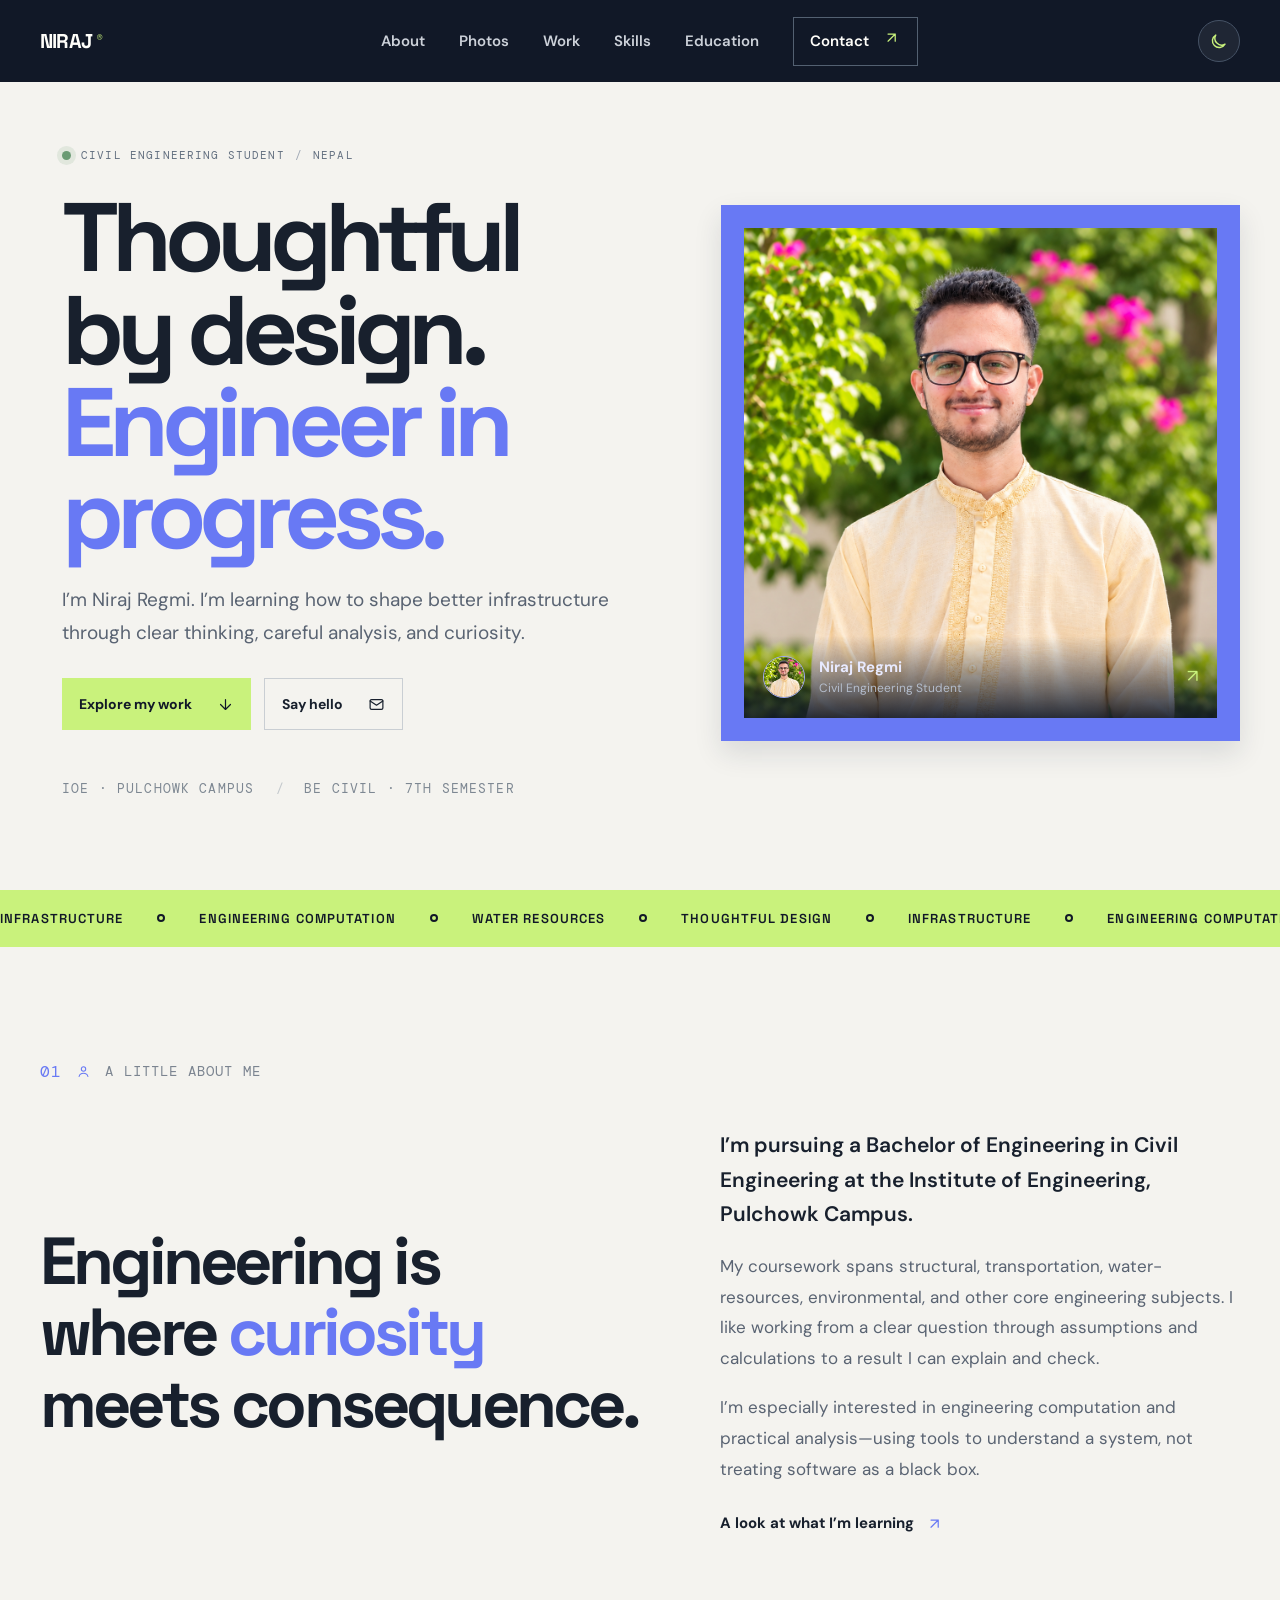
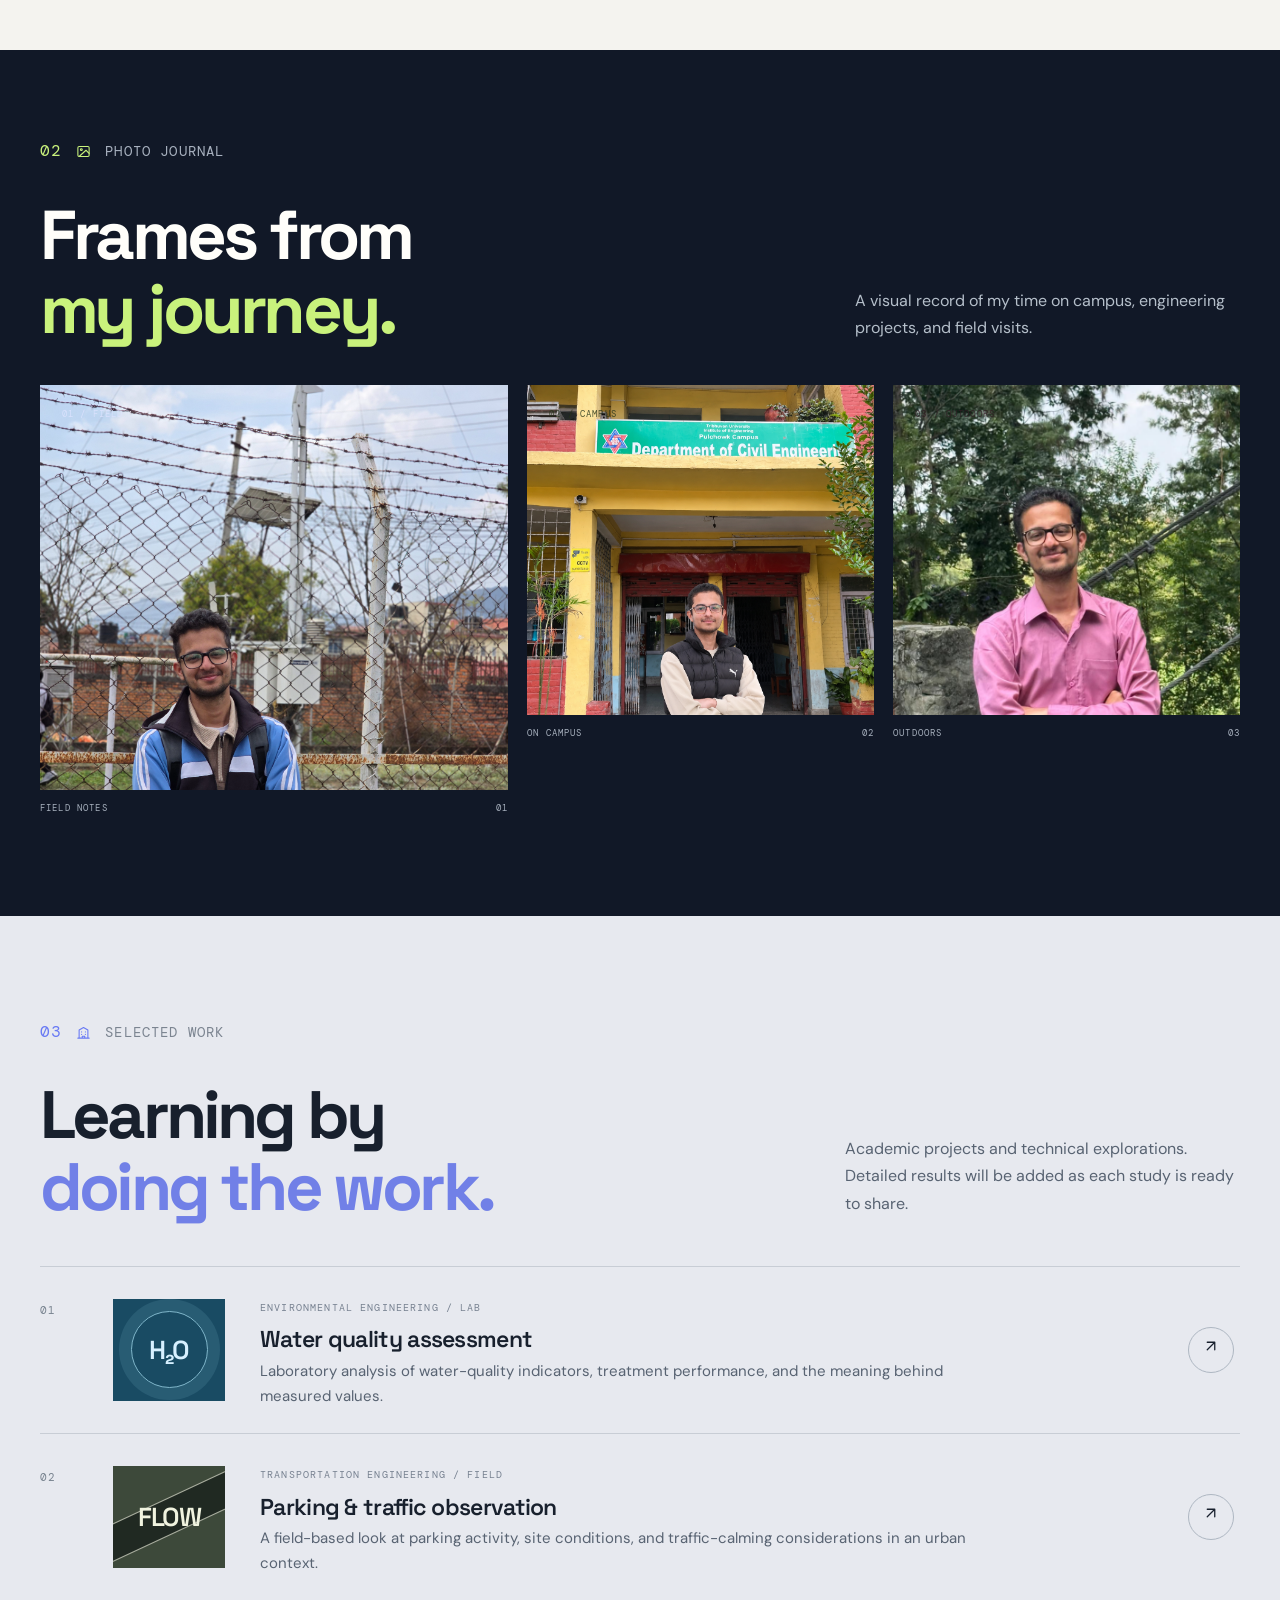
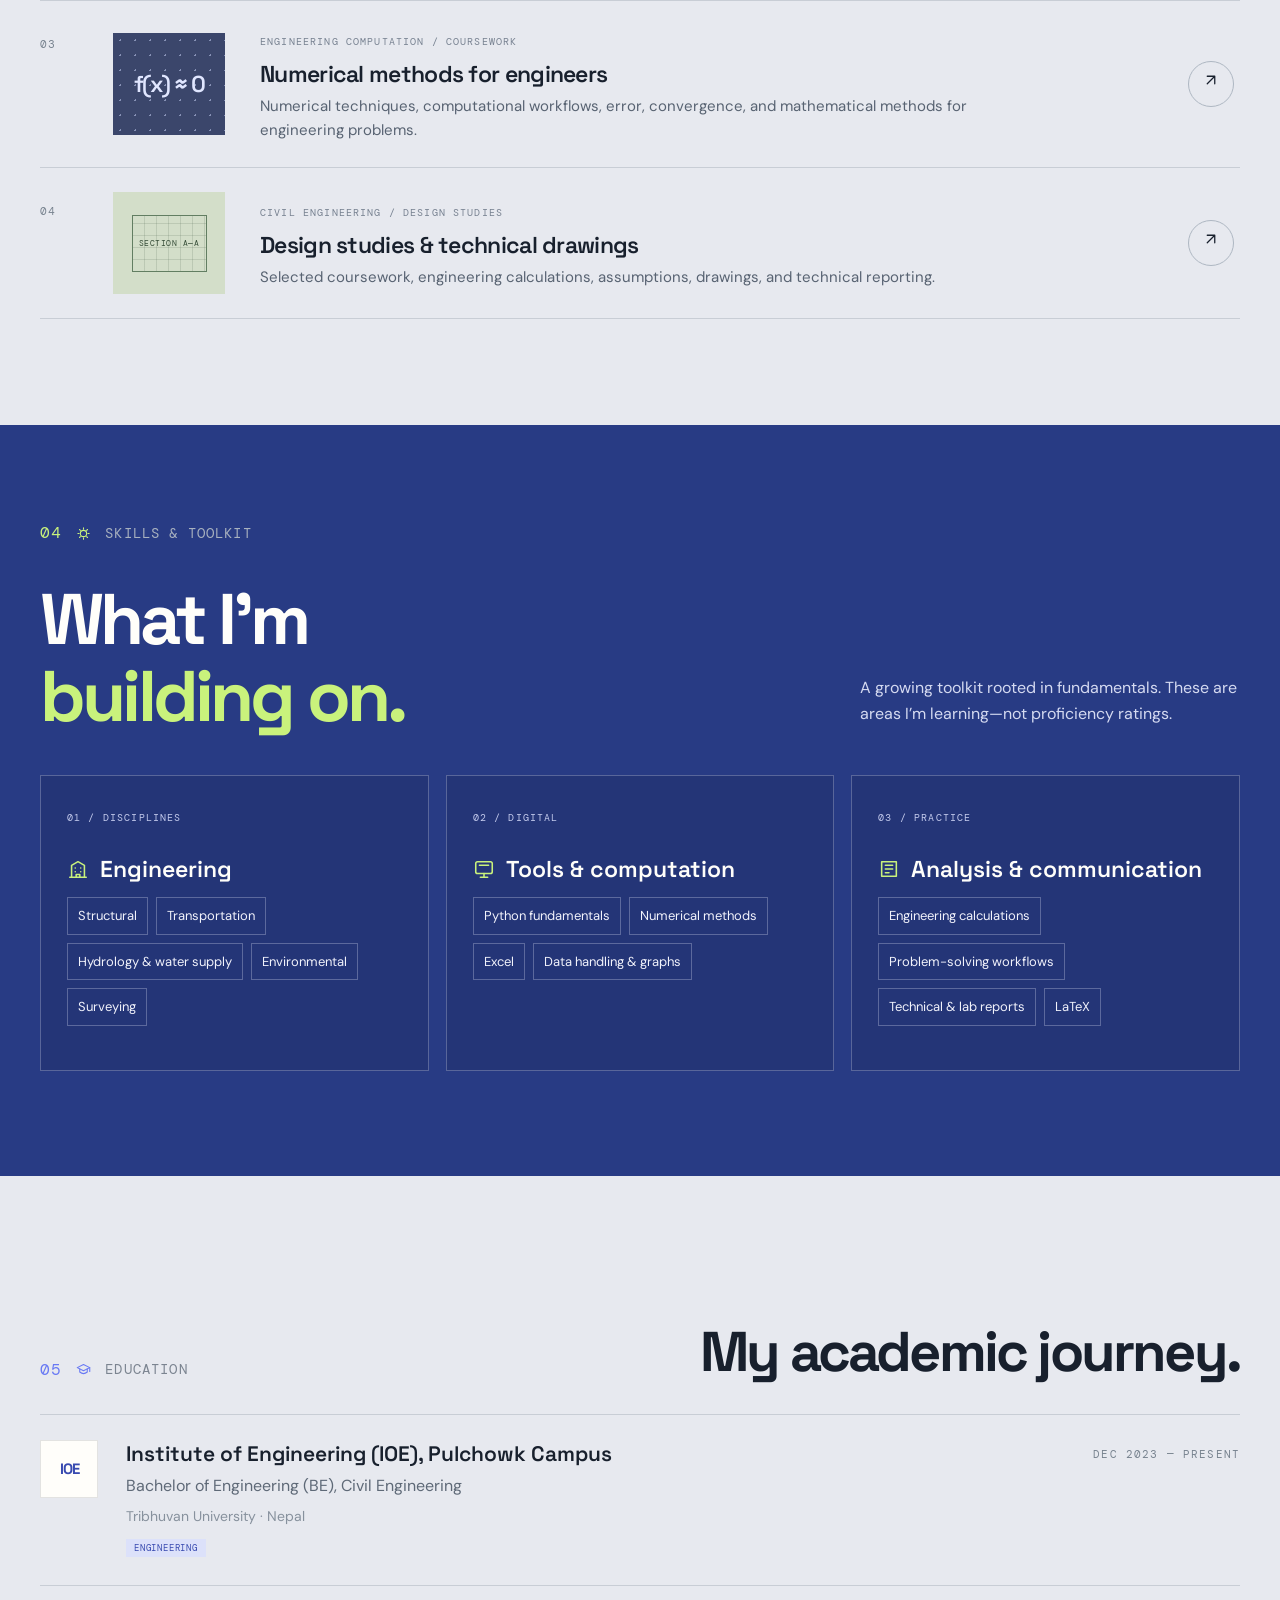
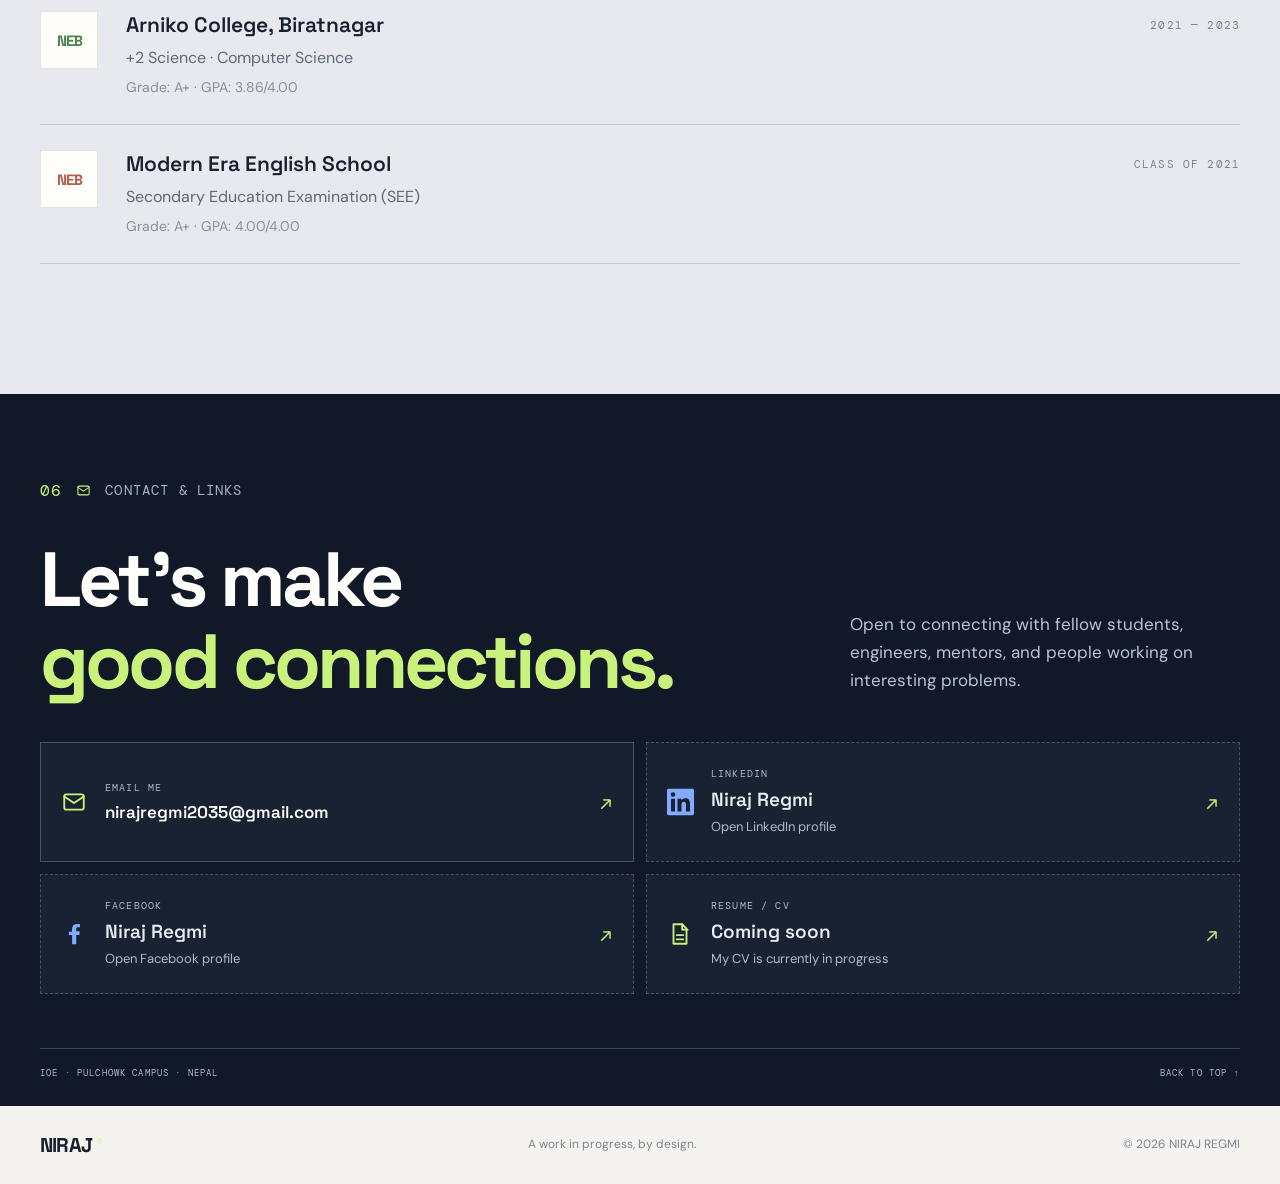
<file: index.html>
<!doctype html>
<html lang="en">
<head>
  <meta charset="utf-8">
  <meta name="viewport" content="width=device-width, initial-scale=1">
  <meta name="theme-color" content="#111827">
  <meta name="description" content="Niraj Regmi — Civil Engineering undergraduate at IOE Pulchowk Campus. Explore his studies, skills, and engineering interests.">
  <title>Niraj Regmi Portfolio</title>
  <script>
    try {
      if (localStorage.getItem("niraj-portfolio-theme") === "dark") {
        document.documentElement.dataset.theme = "dark";
        document.querySelector('meta[name="theme-color"]').content = "#0a0b0d";
      }
    } catch (error) {
      console.error("Could not read the saved color theme.", error);
    }
  </script>
  <link rel="icon" href="favicon.svg" type="image/svg+xml">
  <link rel="preconnect" href="https://fonts.googleapis.com">
  <link rel="preconnect" href="https://fonts.gstatic.com" crossorigin>
  <link href="https://fonts.googleapis.com/css2?family=DM+Mono:wght@400;500&family=DM+Sans:wght@400;500;600;700&family=Space+Grotesk:wght@400;500;600;700&display=swap" rel="stylesheet">
  <link rel="stylesheet" href="style.css">
</head>
<body>
  <div class="shooting-stars" aria-hidden="true">
    <span class="shooting-star"></span>
    <span class="shooting-star shooting-star-secondary"></span>
    <span class="shooting-star shooting-star-3"></span>
    <span class="shooting-star shooting-star-4"></span>
    <span class="shooting-star shooting-star-5"></span>
    <span class="shooting-star shooting-star-6"></span>
    <span class="shooting-star shooting-star-7"></span>
    <span class="shooting-star shooting-star-8"></span>
  </div>
  <header class="site-header">
    <nav class="nav shell" aria-label="Main navigation">
      <a class="brand" href="#top" aria-label="Niraj Regmi home">NIRAJ<span>®</span></a>
      <button class="menu-toggle" type="button" aria-label="Open navigation" aria-expanded="false" aria-controls="nav-links">
        <span></span><span></span>
      </button>
      <div class="nav-links" id="nav-links">
        <a href="#about">About</a>
        <a href="#photos">Photos</a>
        <a href="#work">Work</a>
        <a href="#skills">Skills</a>
        <a href="#education">Education</a>
        <a class="nav-contact" href="#contact">Contact
          <svg class="ui-icon" viewBox="0 0 24 24" aria-hidden="true" focusable="false"><path d="M7 17 17 7M7 7h10v10"/></svg>
        </a>
      </div>
      <button class="theme-toggle" type="button" aria-label="Switch to dark mode" aria-pressed="false" title="Switch to dark mode">
        <svg class="theme-icon theme-icon-moon" viewBox="0 0 24 24" aria-hidden="true" focusable="false"><path d="M20.2 15.4A8.5 8.5 0 0 1 8.6 3.8 8.5 8.5 0 1 0 20.2 15.4Z"/></svg>
        <svg class="theme-icon theme-icon-sun" viewBox="0 0 24 24" aria-hidden="true" focusable="false"><circle cx="12" cy="12" r="4"/><path d="M12 2v2m0 16v2M4.93 4.93l1.42 1.42m11.3 11.3 1.42 1.42M2 12h2m16 0h2M4.93 19.07l1.42-1.42m11.3-11.3 1.42-1.42"/></svg>
      </button>
    </nav>
  </header>

  <main id="top">
    <section class="hero shell">
      <div class="hero-content">
        <p class="eyebrow"><span class="availability-dot"></span> CIVIL ENGINEERING STUDENT <span class="eyebrow-slash">/</span> NEPAL</p>
        <h1>Thoughtful<br>by design.<br><span>Engineer in<br>progress.</span></h1>
        <p class="hero-description">I’m Niraj Regmi. I’m learning how to shape better infrastructure through clear thinking, careful analysis, and curiosity.</p>
        <div class="hero-buttons">
          <a class="button button-accent" href="#work">Explore my work
            <svg class="ui-icon" viewBox="0 0 24 24" aria-hidden="true" focusable="false"><path d="M12 5v14m-7-7 7 7 7-7"/></svg>
          </a>
          <a class="button button-outline" href="mailto:nirajregmi2035@gmail.com">Say hello
            <svg class="ui-icon" viewBox="0 0 24 24" aria-hidden="true" focusable="false"><rect x="3" y="5" width="18" height="14" rx="2"/><path d="m3 7 9 6 9-6"/></svg>
          </a>
        </div>
        <div class="hero-location"><span>IOE · PULCHOWK CAMPUS</span><span>BE CIVIL · 7TH SEMESTER</span></div>
      </div>
      <a class="portrait-card" href="#contact" aria-label="Contact Niraj Regmi">
        <div class="portrait-frame" data-photo-frame="portrait">
          <img class="portrait-image" data-photo="portrait" alt="Portrait of Niraj Regmi">
          <div class="portrait-art" aria-hidden="true">
            <svg viewBox="0 0 360 420" fill="none" xmlns="http://www.w3.org/2000/svg">
              <circle cx="180" cy="142" r="67" stroke="currentColor" stroke-width="2"/>
              <path d="M75 354C83 278 123 240 180 240C237 240 277 278 285 354" stroke="currentColor" stroke-width="2"/>
              <path d="M55 355H305" stroke="currentColor" stroke-opacity=".35"/>
              <path d="M180 44V17M180 403V376M82 142H55M305 142H278" stroke="#C9F27C" stroke-width="2"/>
              <circle cx="180" cy="142" r="94" stroke="currentColor" stroke-opacity=".18"/>
              <path d="M104 311L256 311M118 281L242 281" stroke="currentColor" stroke-opacity=".35"/>
            </svg>
          </div>
          <div class="portrait-caption">
            <img class="portrait-avatar" data-avatar alt="" aria-hidden="true">
            <div><strong>Niraj Regmi</strong><small>Civil Engineering Student</small></div>
            <span class="caption-arrow" aria-hidden="true">↗</span>
          </div>
        </div>
        <div class="portrait-footer" aria-hidden="true"></div>
      </a>
    </section>

    <section class="ticker" aria-label="Areas of interest">
      <div class="ticker-track">
        <span>INFRASTRUCTURE</span><i></i><span>ENGINEERING COMPUTATION</span><i></i><span>WATER RESOURCES</span><i></i><span>THOUGHTFUL DESIGN</span><i></i><span>INFRASTRUCTURE</span><i></i><span>ENGINEERING COMPUTATION</span><i></i>
      </div>
    </section>

    <section class="section about-section shell" id="about">
      <div class="section-kicker"><span>01</span><svg class="ui-icon section-kicker-icon" viewBox="0 0 24 24" aria-hidden="true" focusable="false"><circle cx="12" cy="8" r="3.5"/><path d="M5 20c.7-3.4 3.1-5.2 7-5.2s6.3 1.8 7 5.2"/></svg> A LITTLE ABOUT ME</div>
      <div class="about-grid">
        <h2>Engineering is<br>where <span>curiosity</span><br>meets consequence.</h2>
        <div class="about-copy">
          <p class="about-lead">I’m pursuing a Bachelor of Engineering in Civil Engineering at the Institute of Engineering, Pulchowk Campus.</p>
          <p>My coursework spans structural, transportation, water-resources, environmental, and other core engineering subjects. I like working from a clear question through assumptions and calculations to a result I can explain and check.</p>
          <p>I’m especially interested in engineering computation and practical analysis—using tools to understand a system, not treating software as a black box.</p>
          <a class="text-link" href="#skills">A look at what I’m learning
            <svg class="ui-icon" viewBox="0 0 24 24" aria-hidden="true" focusable="false"><path d="M7 7h10v10M17 7 7 17"/></svg>
          </a>
        </div>
      </div>
    </section>

    <section class="photo-section" id="photos">
      <div class="shell photo-section-inner">
        <div class="section-kicker section-kicker-light"><span>02</span><svg class="ui-icon section-kicker-icon" viewBox="0 0 24 24" aria-hidden="true" focusable="false"><rect x="3" y="4" width="18" height="16" rx="2"/><circle cx="8.5" cy="9" r="1.5"/><path d="m21 15-5-5L5 20"/></svg> PHOTO JOURNAL</div>
        <div class="photo-heading">
          <h2>Frames from<br><em>my journey.</em></h2>
          <p>A visual record of my time on campus, engineering projects, and field visits.</p>
        </div>
        <div class="photo-grid">
          <figure class="photo-slot photo-slot-large">
            <div class="photo-placeholder photo-blue">
              <img class="gallery-image" data-photo="field" alt="Niraj Regmi at the National Agronomy Research Centre">
              <span class="slot-number">01 / FIELD</span>
              <svg viewBox="0 0 100 100" aria-hidden="true"><path d="M18 72h64M28 72V45l22-17 22 17v27M39 72V54h22v18" /><circle cx="72" cy="32" r="8" /></svg>
              <span class="add-photo">＋</span>
              <strong>At a field visit</strong>
              <small>images/field-visit.jpg</small>
            </div>
            <figcaption><span>FIELD NOTES</span><span>01</span></figcaption>
          </figure>
          <figure class="photo-slot">
            <div class="photo-placeholder photo-lime">
              <img class="gallery-image" data-photo="campus" alt="Pulchowk Campus">
              <span class="slot-number">02 / CAMPUS</span>
              <svg viewBox="0 0 100 100" aria-hidden="true"><path d="M16 42 50 22l34 20M23 43v34h54V43M38 77V53h24v24M31 49h.1M69 49h.1" /></svg>
              <span class="add-photo">＋</span>
              <strong>Add a campus photo</strong>
              <small>images/campus.jpg</small>
            </div>
            <figcaption><span>ON CAMPUS</span><span>02</span></figcaption>
          </figure>
          <figure class="photo-slot">
            <div class="photo-placeholder photo-coral">
              <img class="gallery-image" data-photo="project" alt="Niraj Regmi outdoors among trees">
              <span class="slot-number">03 / OUTDOORS</span>
              <svg viewBox="0 0 100 100" aria-hidden="true"><path d="M18 75h64M25 75V47h50v28M32 47V31h36v16M40 31v-9h20v9M34 59h32M40 68h20" /></svg>
              <span class="add-photo">＋</span>
              <strong>A moment outdoors</strong>
              <small>Photo journal</small>
            </div>
            <figcaption><span>OUTDOORS</span><span>03</span></figcaption>
          </figure>
        </div>
      </div>
    </section>

    <section class="work-section" id="work">
      <div class="section shell">
        <div class="section-kicker"><span>03</span><svg class="ui-icon section-kicker-icon" viewBox="0 0 24 24" aria-hidden="true" focusable="false"><path d="M3 21h18M5 21V8l7-4 7 4v13M9 11h.01M15 11h.01M9 15h.01M15 15h.01M10 21v-3h4v3"/></svg> SELECTED WORK</div>
        <div class="work-heading">
          <h2>Learning by<br><span>doing the work.</span></h2>
          <p>Academic projects and technical explorations. Detailed results will be added as each study is ready to share.</p>
        </div>
        <div class="project-list" id="project-list"></div>
      </div>
    </section>

    <section class="skills-section" id="skills">
      <div class="shell skills-inner">
        <div class="section-kicker section-kicker-light"><span>04</span><svg class="ui-icon section-kicker-icon" viewBox="0 0 24 24" aria-hidden="true" focusable="false"><path d="M12 3v2m0 14v2M3 12h2m14 0h2M5.6 5.6 7 7m10 10 1.4 1.4m0-12.8L17 7M7 17l-1.4 1.4"/><circle cx="12" cy="12" r="5"/></svg> SKILLS &amp; TOOLKIT</div>
        <div class="skills-heading">
          <h2>What I’m<br><em>building on.</em></h2>
          <p>A growing toolkit rooted in fundamentals. These are areas I’m learning—not proficiency ratings.</p>
        </div>
        <div class="skills-grid">
          <article class="skill-card"><span class="skill-index">01 / DISCIPLINES</span><h3><svg class="ui-icon" viewBox="0 0 24 24" aria-hidden="true" focusable="false"><path d="M3 21h18M5 21V8l7-4 7 4v13M9 11h.01M15 11h.01M9 15h.01M15 15h.01M10 21v-3h4v3"/></svg>Engineering</h3><ul><li>Structural</li><li>Transportation</li><li>Hydrology &amp; water supply</li><li>Environmental</li><li>Surveying</li></ul></article>
          <article class="skill-card"><span class="skill-index">02 / DIGITAL</span><h3><svg class="ui-icon" viewBox="0 0 24 24" aria-hidden="true" focusable="false"><rect x="3" y="4" width="18" height="13" rx="2"/><path d="M8 21h8m-4-4v4M7 8h10"/></svg>Tools &amp; computation</h3><ul><li>Python fundamentals</li><li>Numerical methods</li><li>Excel</li><li>Data handling &amp; graphs</li></ul></article>
          <article class="skill-card"><span class="skill-index">03 / PRACTICE</span><h3><svg class="ui-icon" viewBox="0 0 24 24" aria-hidden="true" focusable="false"><path d="M4 4h16v16H4zM8 8h8M8 12h8M8 16h4"/></svg>Analysis &amp; communication</h3><ul><li>Engineering calculations</li><li>Problem-solving workflows</li><li>Technical &amp; lab reports</li><li>LaTeX</li></ul></article>
        </div>
      </div>
    </section>

    <section class="education-section" id="education">
      <div class="education-content shell">
        <div class="education-heading">
          <div class="section-kicker"><span>05</span><svg class="ui-icon section-kicker-icon" viewBox="0 0 24 24" aria-hidden="true" focusable="false"><path d="m2 9 10-5 10 5-10 5L2 9Z"/><path d="M6 11v5c3.5 3 8.5 3 12 0v-5M22 9v6"/></svg> EDUCATION</div>
          <h2>My academic journey.</h2>
        </div>
        <div class="education-list">
          <article class="education-row">
            <span class="education-mark mark-ioe" aria-hidden="true">IOE</span>
            <div class="education-details">
              <h3>Institute of Engineering (IOE), Pulchowk Campus</h3>
              <p>Bachelor of Engineering (BE), Civil Engineering</p>
              <span class="education-school">Tribhuvan University · Nepal</span>
              <span class="education-tag">ENGINEERING</span>
            </div>
            <span class="education-date">DEC 2023 — PRESENT</span>
          </article>
          <article class="education-row">
            <span class="education-mark mark-arniko" aria-hidden="true">NEB</span>
            <div class="education-details">
              <h3>Arniko College, Biratnagar</h3>
              <p>+2 Science · Computer Science</p>
              <span class="education-school">Grade: A+ · GPA: 3.86/4.00</span>
            </div>
            <span class="education-date">2021 — 2023</span>
          </article>
          <article class="education-row">
            <span class="education-mark mark-modern" aria-hidden="true">NEB</span>
            <div class="education-details">
              <h3>Modern Era English School</h3>
              <p>Secondary Education Examination (SEE)</p>
              <span class="education-school">Grade: A+ · GPA: 4.00/4.00</span>
            </div>
            <span class="education-date">CLASS OF 2021</span>
          </article>
        </div>
      </div>
    </section>

    <section class="contact-section" id="contact">
      <div class="shell contact-inner">
        <div class="section-kicker section-kicker-light"><span>06</span><svg class="ui-icon section-kicker-icon" viewBox="0 0 24 24" aria-hidden="true" focusable="false"><rect x="3" y="5" width="18" height="14" rx="2"/><path d="m3 7 9 6 9-6"/></svg> CONTACT &amp; LINKS</div>
        <div class="contact-heading">
          <h2>Let’s make<br><em>good connections.</em></h2>
          <p>Open to connecting with fellow students, engineers, mentors, and people working on interesting problems.</p>
        </div>
        <div class="contact-grid">
          <a class="contact-card email-card" href="mailto:nirajregmi2035@gmail.com">
            <svg class="ui-icon contact-icon" viewBox="0 0 24 24" aria-hidden="true" focusable="false"><rect x="3" y="5" width="18" height="14" rx="2"/><path d="m3 7 9 6 9-6"/></svg>
            <span class="contact-kind">EMAIL ME</span><strong>nirajregmi2035@gmail.com</strong>
            <span class="contact-arrow" aria-hidden="true">↗</span>
          </a>
          <a class="contact-card link-slot" data-profile-link="linkedin" aria-disabled="true">
            <svg class="ui-icon ui-icon-filled contact-icon contact-icon-linkedin" viewBox="0 0 24 24" aria-hidden="true" focusable="false"><path d="M20.45 20.45h-3.56v-5.57c0-1.33-.02-3.04-1.85-3.04-1.85 0-2.13 1.44-2.13 2.94v5.67H9.35V9h3.42v1.56h.05c.48-.9 1.64-1.85 3.38-1.85 3.61 0 4.28 2.37 4.28 5.46v6.28ZM5.34 7.43a2.06 2.06 0 1 1 0-4.12 2.06 2.06 0 0 1 0 4.12ZM7.12 20.45H3.56V9h3.56v11.45ZM22.22 0H1.77C.79 0 0 .77 0 1.72v20.56C0 23.23.79 24 1.77 24h20.44c.98 0 1.78-.77 1.78-1.72V1.72C24 .77 23.2 0 22.22 0Z"/></svg>
            <span class="contact-kind">LINKEDIN</span><strong>Niraj Regmi</strong><small>Open LinkedIn profile</small>
            <span class="contact-arrow" aria-hidden="true">↗</span>
          </a>
          <a class="contact-card link-slot" data-profile-link="facebook" aria-disabled="true">
            <svg class="ui-icon ui-icon-filled contact-icon contact-icon-facebook" viewBox="0 0 24 24" aria-hidden="true" focusable="false"><path d="M13.5 21v-8.2h2.8l.4-3.2h-3.2V7.5c0-.9.3-1.5 1.6-1.5h1.7V3.1c-.3 0-1.4-.1-2.6-.1-2.6 0-4.4 1.6-4.4 4.5V9.9H7v3h2.9V21h3.6Z"/></svg>
            <span class="contact-kind">FACEBOOK</span><strong>Niraj Regmi</strong><small>Open Facebook profile</small>
            <span class="contact-arrow" aria-hidden="true">↗</span>
          </a>
          <a class="contact-card link-slot" data-profile-link="resume" aria-disabled="true">
            <svg class="ui-icon contact-icon" viewBox="0 0 24 24" aria-hidden="true" focusable="false"><path d="M6 3h8l4 4v14H6z"/><path d="M14 3v5h5M9 13h6m-6 4h6"/></svg>
            <span class="contact-kind">RESUME / CV</span><strong>Coming soon</strong><small>My CV is currently in progress</small>
            <span class="contact-arrow" aria-hidden="true">↗</span>
          </a>
        </div>
        <div class="contact-bottom"><span>IOE · PULCHOWK CAMPUS · NEPAL</span><a href="#top">BACK TO TOP ↑</a></div>
      </div>
    </section>
  </main>

  <footer class="footer shell">
    <a class="brand" href="#top">NIRAJ<span>®</span></a>
    <span>A work in progress, by design.</span>
    <span>© <span id="year"></span> NIRAJ REGMI</span>
  </footer>

  <dialog class="project-dialog" id="project-dialog" aria-labelledby="dialog-title">
    <button class="dialog-close" type="button" aria-label="Close project details">×</button>
    <span class="dialog-kicker" id="dialog-category">PROJECT</span>
    <h2 id="dialog-title"></h2>
    <p id="dialog-description"></p>
    <div class="dialog-details" id="dialog-details"></div>
    <p class="dialog-note">This is an academic portfolio category. Supporting documents and verified project details will be added when ready.</p>
  </dialog>
  <dialog class="photo-dialog" id="photo-dialog" aria-label="Photo viewer">
    <button class="dialog-close photo-dialog-close" type="button" aria-label="Close photo viewer">×</button>
    <div class="photo-dialog-content">
      <img id="photo-dialog-image" alt="">
      <a id="photo-original-link" href="" target="_blank" rel="noopener noreferrer">Open original at full size ↗</a>
    </div>
  </dialog>
  <script src="portfolio-data.js"></script>
  <script src="script.js"></script>
</body>
</html>
</file>
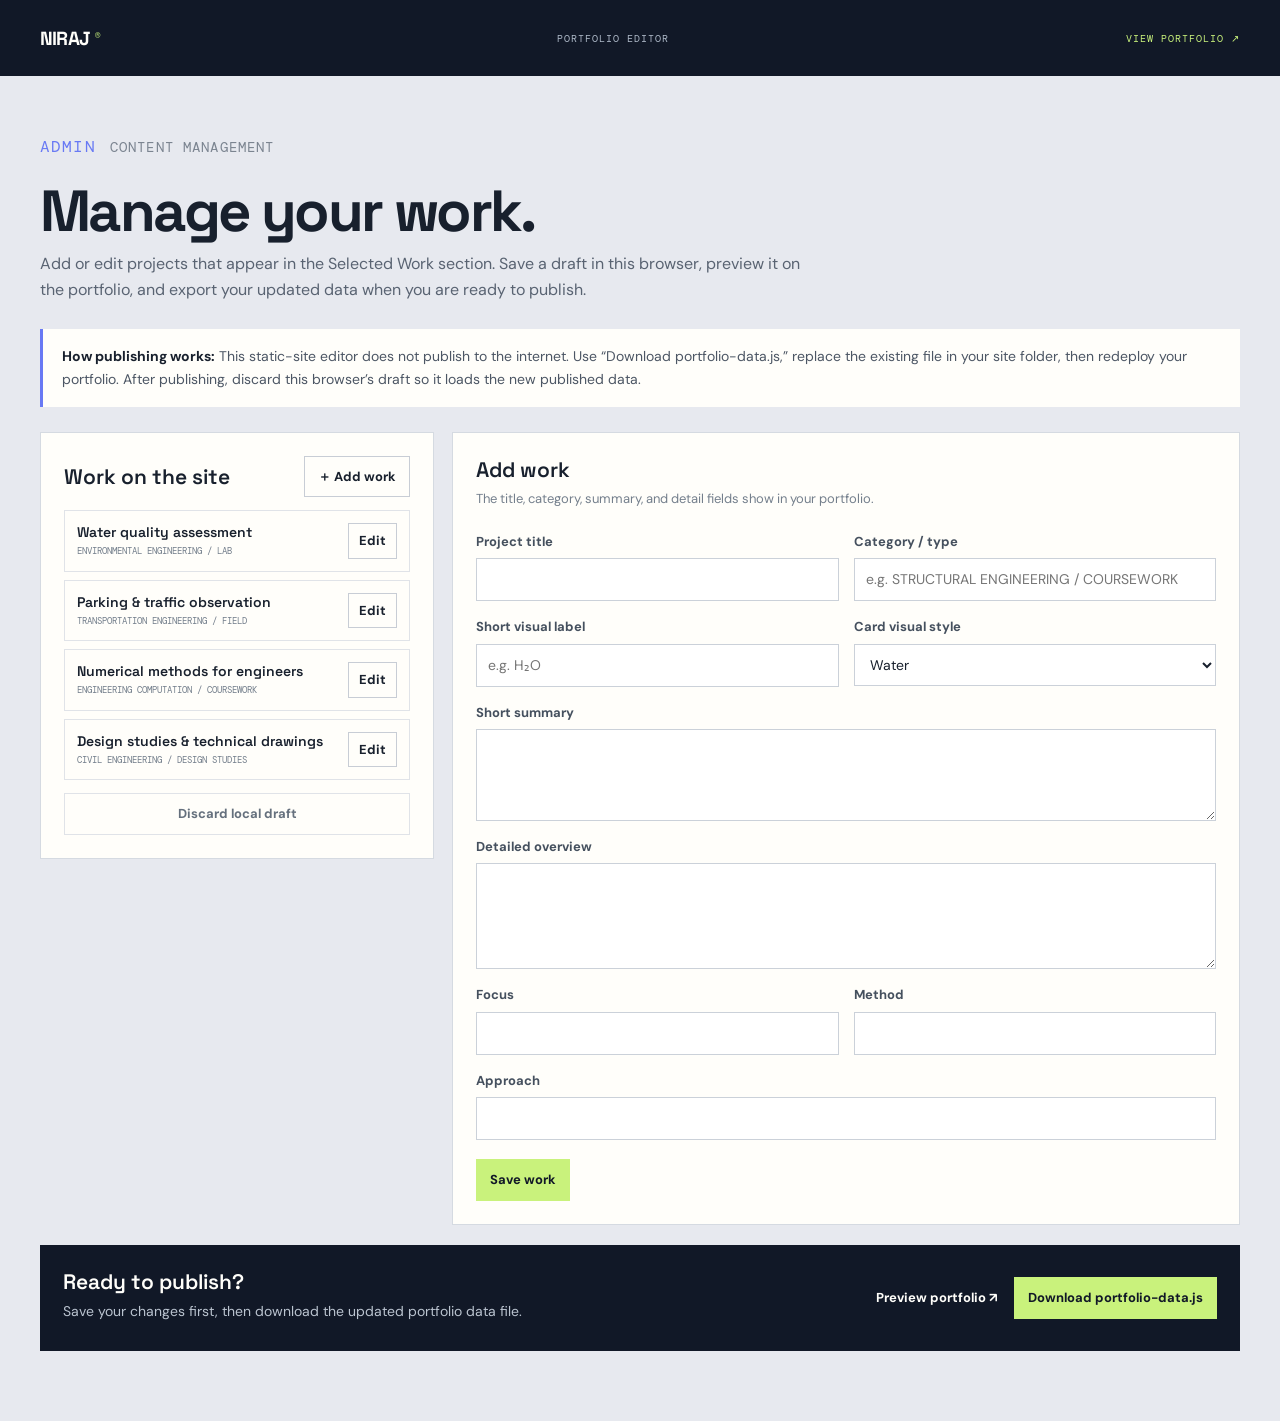
<file: admin.html>
<!doctype html>
<html lang="en">
<head>
  <meta charset="utf-8">
  <meta name="viewport" content="width=device-width, initial-scale=1">
  <meta name="theme-color" content="#111827">
  <meta name="description" content="Local portfolio content editor for Niraj Regmi.">
  <meta name="robots" content="noindex, nofollow">
  <title>Portfolio Editor — Niraj Regmi</title>
  <link rel="icon" href="favicon.svg" type="image/svg+xml">
  <link rel="preconnect" href="https://fonts.googleapis.com">
  <link rel="preconnect" href="https://fonts.gstatic.com" crossorigin>
  <link href="https://fonts.googleapis.com/css2?family=DM+Mono:wght@400;500&family=DM+Sans:wght@400;500;600;700&family=Space+Grotesk:wght@400;500;600;700&display=swap" rel="stylesheet">
  <link rel="stylesheet" href="style.css">
</head>
<body class="admin-page">
  <header class="admin-header">
    <div class="shell admin-header-inner">
      <a class="brand admin-brand" href="index.html">NIRAJ<span>®</span></a>
      <span class="admin-header-label">PORTFOLIO EDITOR</span>
      <a class="admin-view-link" href="index.html#work">VIEW PORTFOLIO ↗</a>
    </div>
  </header>

  <main class="shell admin-main">
    <div class="section-kicker"><span>ADMIN</span> CONTENT MANAGEMENT</div>
    <h1>Manage your work.</h1>
    <p class="admin-intro">Add or edit projects that appear in the Selected Work section. Save a draft in this browser, preview it on the portfolio, and export your updated data when you are ready to publish.</p>

    <div class="admin-notice">
      <strong>How publishing works:</strong> This static-site editor does not publish to the internet. Use “Download portfolio-data.js,” replace the existing file in your site folder, then redeploy your portfolio. After publishing, discard this browser’s draft so it loads the new published data.
    </div>

    <div class="admin-layout">
      <aside class="admin-panel" aria-label="Current work items">
        <div class="admin-panel-heading">
          <h2>Work on the site</h2>
          <button class="admin-button-secondary" id="add-project" type="button">＋ Add work</button>
        </div>
        <div class="admin-project-list" id="admin-project-list"></div>
        <button class="admin-reset" id="reset-projects" type="button">Discard local draft</button>
      </aside>

      <section class="admin-panel">
        <form id="project-form">
          <input id="project-id" name="id" type="hidden">
          <h2 id="form-heading">Add work</h2>
          <p class="admin-form-help">The title, category, summary, and detail fields show in your portfolio.</p>

          <div class="admin-form-grid">
            <label class="admin-field" for="project-title">
              <span>Project title</span>
              <input id="project-title" name="title" type="text" maxlength="100" required>
            </label>
            <label class="admin-field" for="project-category">
              <span>Category / type</span>
              <input id="project-category" name="category" type="text" maxlength="100" placeholder="e.g. STRUCTURAL ENGINEERING / COURSEWORK" required>
            </label>
            <label class="admin-field" for="project-mark">
              <span>Short visual label</span>
              <input id="project-mark" name="mark" type="text" maxlength="12" placeholder="e.g. H₂O">
            </label>
            <label class="admin-field" for="project-theme">
              <span>Card visual style</span>
              <select id="project-theme" name="theme">
                <option value="water">Water</option>
                <option value="traffic">Traffic</option>
                <option value="compute">Computation</option>
                <option value="drawing">Technical drawing</option>
              </select>
            </label>
            <label class="admin-field admin-field-wide" for="project-description">
              <span>Short summary</span>
              <textarea id="project-description" name="description" rows="3" maxlength="500" required></textarea>
            </label>
            <label class="admin-field admin-field-wide" for="project-detail-description">
              <span>Detailed overview</span>
              <textarea id="project-detail-description" name="detailDescription" rows="4" maxlength="1200"></textarea>
            </label>
            <label class="admin-field" for="project-focus">
              <span>Focus</span>
              <input id="project-focus" name="focus" type="text" maxlength="120">
            </label>
            <label class="admin-field" for="project-method">
              <span>Method</span>
              <input id="project-method" name="method" type="text" maxlength="120">
            </label>
            <label class="admin-field admin-field-wide" for="project-approach">
              <span>Approach</span>
              <input id="project-approach" name="approach" type="text" maxlength="160">
            </label>
          </div>

          <div class="admin-form-actions">
            <button class="admin-button" type="submit">Save work</button>
            <button class="admin-button-secondary" id="cancel-edit" type="button" hidden>Cancel</button>
            <button class="admin-delete" id="delete-project" type="button" hidden>Delete work</button>
          </div>
        </form>
      </section>
    </div>

    <section class="admin-publish">
      <div>
        <h2>Ready to publish?</h2>
        <p>Save your changes first, then download the updated portfolio data file.</p>
        <p class="admin-status" id="admin-status" role="status" aria-live="polite"></p>
      </div>
      <div class="admin-publish-actions">
        <a class="admin-preview-link" id="preview-portfolio" href="index.html#work">Preview portfolio ↗</a>
        <button class="admin-button" id="export-projects" type="button">Download portfolio-data.js</button>
      </div>
    </section>
  </main>

  <script src="portfolio-data.js"></script>
  <script src="admin.js"></script>
</body>
</html>
</file>
<file: style.css>
:root {
  color-scheme: light;
  --paper: #f4f3ef;
  --paper-raised: #e7e9ef;
  --surface: #fffefa;
  --white: #fffefa;
  --ink: #18202d;
  --muted: #596372;
  --line: #d7dbe0;
  --night: #111827;
  --night-soft: #1c2637;
  --blue: #6879f4;
  --lime: #c9f27c;
  --coral: #ff8068;
  --sans: "DM Sans", sans-serif;
  --display: "Space Grotesk", sans-serif;
  --mono: "DM Mono", monospace;
}

* { box-sizing: border-box; }
html { scroll-behavior: smooth; scroll-padding-top: 78px; }
body { margin: 0; color: var(--ink); background: var(--paper); font: 18px/1.65 var(--sans); }
a { color: inherit; text-decoration: none; }
button { font: inherit; }
.ui-icon { width: 1.15em; height: 1.15em; flex: 0 0 auto; fill: none; stroke: currentColor; stroke-width: 1.7; stroke-linecap: round; stroke-linejoin: round; }
.ui-icon-filled { fill: currentColor; stroke: none; }
::selection { color: var(--night); background: var(--lime); }
.shell { width: min(1240px, calc(100% - 80px)); margin-inline: auto; }

.site-header { position: sticky; z-index: 20; top: 0; height: 82px; color: var(--white); background: var(--night); }
.nav { display: flex; height: 100%; align-items: center; justify-content: space-between; }
.brand { font: 700 20px/1 var(--display); letter-spacing: -.8px; }
.brand span { margin-left: 5px; color: var(--lime); font: 500 9px var(--mono); vertical-align: top; }
.nav-links { display: flex; align-items: center; gap: 34px; font-size: 15px; font-weight: 600; }
.nav-links > a:not(.nav-contact) { color: #ccd1d9; transition: color .2s ease; }
.nav-links > a:not(.nav-contact):hover { color: var(--lime); }
.nav-contact { padding: 11px 16px; border: 1px solid #536071; transition: background .2s ease, color .2s ease; }
.nav-contact .ui-icon { margin-left: 10px; color: var(--lime); }
.nav-contact:hover { color: var(--night); background: var(--lime); }
.menu-toggle { display: none; }
.theme-toggle { width: 42px; height: 42px; display: grid; flex: 0 0 auto; place-items: center; border: 1px solid #465366; border-radius: 50%; color: var(--lime); background: rgba(255, 255, 255, .06); cursor: pointer; transition: background .2s ease, color .2s ease, transform .2s ease; }
.theme-toggle:hover { transform: rotate(-10deg); color: var(--night); background: var(--lime); }
.theme-toggle:focus-visible { outline: 2px solid var(--lime); outline-offset: 3px; }
.theme-toggle.is-switching .theme-icon { animation: theme-toggle-spin .55s cubic-bezier(.2, .7, .2, 1); }
@keyframes theme-toggle-spin { to { transform: rotate(180deg) scale(.75); } }
.theme-icon { width: 19px; height: 19px; fill: none; stroke: currentColor; stroke-width: 1.8; stroke-linecap: round; stroke-linejoin: round; }
.theme-icon-sun { display: none; }

.hero { position: relative; display: grid; min-height: 715px; grid-template-columns: 1fr .83fr; align-items: center; gap: 55px; padding-top: 64px; padding-bottom: 90px; }
.hero-content { padding-left: 22px; }
.eyebrow, .hero-location, .section-kicker, .slot-number, .photo-slot figcaption, .project-number, .project-type, .skill-index, .education-date, .contact-kind, .contact-bottom { font-family: var(--mono); letter-spacing: 1.15px; }
.eyebrow { display: flex; flex-wrap: wrap; align-items: center; gap: 10px; margin: 0; color: #637080; font-size: 11px; }
.availability-dot { width: 9px; height: 9px; border-radius: 50%; background: #6b9b74; box-shadow: 0 0 0 5px rgba(107, 155, 116, .14); }
.eyebrow-slash { color: #a0a9b5; }
.hero h1 { margin: 27px 0 22px; font: 700 clamp(63px, 7.6vw, 101px)/.95 var(--display); letter-spacing: -7.2px; }
.hero h1 span { color: var(--blue); }
.hero-description { max-width: 555px; color: var(--muted); font-size: 19px; line-height: 1.75; }
.hero-buttons { display: flex; flex-wrap: wrap; gap: 13px; margin-top: 29px; }
.button { display: inline-flex; min-height: 52px; align-items: center; justify-content: space-between; gap: 25px; padding: 13px 17px; font-size: 14px; font-weight: 700; transition: background .2s, color .2s, transform .2s; }
.button .ui-icon { width: 17px; height: 17px; }
.button-accent { color: var(--night); background: var(--lime); }
.button-accent:hover { transform: translateY(-2px); background: #d7ffa0; }
.button-outline { border: 1px solid #c9ced3; }
.button-outline:hover { color: var(--white); background: var(--night); }
.hero-location { display: flex; flex-wrap: wrap; gap: 22px; margin-top: 48px; color: #7d8792; font-size: 13px; }
.hero-location span + span::before { margin-right: 19px; color: #c3c8cc; content: "/"; }
.shooting-stars { position: fixed; z-index: 15; inset: 0; display: none; overflow: hidden; pointer-events: none; }
.shooting-star { position: absolute; top: 22vh; right: 3vw; width: 125px; height: 2px; opacity: 0; background: linear-gradient(90deg, #fff 0%, rgba(216, 224, 255, .76) 14%, rgba(164, 173, 255, .24) 45%, transparent 100%); box-shadow: 0 0 8px rgba(206, 215, 255, .52); transform: rotate(-18deg); animation: shooting-star 7.5s linear infinite; }
.shooting-star::before { position: absolute; top: -3px; left: -2px; width: 8px; height: 8px; border-radius: 50%; background: #fff; box-shadow: 0 0 10px 3px rgba(206, 215, 255, .82); content: ""; }
.shooting-star-secondary { top: 70vh; right: 35vw; width: 95px; animation-duration: 8.4s; animation-delay: -2.4s; }
.shooting-star-3 { top: 12vh; right: 46vw; width: 80px; animation-duration: 9.1s; animation-delay: -4.8s; }
.shooting-star-4 { top: 47vh; right: 8vw; width: 110px; animation-duration: 7.7s; animation-delay: -1.6s; }
.shooting-star-5 { top: 84vh; right: 58vw; width: 90px; animation-duration: 10s; animation-delay: -7.3s; }
.shooting-star-6 { top: 34vh; right: 65vw; width: 74px; animation-duration: 8.2s; animation-delay: -3.2s; }
.shooting-star-7 { top: 58vh; right: 78vw; width: 105px; animation-duration: 7.1s; animation-delay: -5.5s; }
.shooting-star-8 { top: 6vh; right: 22vw; width: 88px; animation-duration: 9.5s; animation-delay: -6.1s; }
@keyframes shooting-star {
  0%, 2% { opacity: 0; transform: translate3d(0, 0, 0) rotate(-18deg) scaleX(.25); }
  5% { opacity: .9; transform: translate3d(-12px, 8px, 0) rotate(-18deg) scaleX(1); }
  17% { opacity: 0; transform: translate3d(-40vw, 25vh, 0) rotate(-18deg) scaleX(.45); }
  100% { opacity: 0; transform: translate3d(-40vw, 25vh, 0) rotate(-18deg) scaleX(.45); }
}
.portrait-card { --portrait-gutter: 23px; position: relative; display: block; padding: var(--portrait-gutter) var(--portrait-gutter) 0; background: var(--blue); box-shadow: 0 12px 26px rgba(27, 38, 58, .12); transition: transform .3s ease, box-shadow .3s ease; }
.portrait-card:hover { transform: translateY(-7px) rotateX(1deg); box-shadow: 0 24px 42px rgba(27, 38, 58, .23); }
.portrait-card:focus-visible { outline: 3px solid var(--night); outline-offset: 5px; }
.portrait-frame { position: relative; min-height: 490px; display: flex; flex-direction: column; overflow: hidden; color: #e8eaff; background: var(--night-soft); }
.portrait-image { position: absolute; z-index: 0; inset: 0; width: 100%; height: 100%; object-fit: cover; object-position: center top; opacity: 0; transition: opacity .25s ease, transform .55s ease; }
.portrait-frame.has-photo .portrait-image { opacity: 1; }
.portrait-card:hover .portrait-image { transform: scale(1.035); }
.portrait-art { position: relative; z-index: 1; height: 345px; display: grid; place-items: center; color: #7383ef; background-image: linear-gradient(rgba(179, 187, 255, .08) 1px, transparent 1px), linear-gradient(90deg, rgba(179, 187, 255, .08) 1px, transparent 1px); background-size: 27px 27px; }
.portrait-art svg { width: min(76%, 290px); height: 100%; }
.portrait-frame.has-photo .portrait-art { background: none; }
.portrait-frame.has-photo .portrait-art svg { visibility: hidden; }
.portrait-caption { position: relative; z-index: 1; display: flex; min-height: 82px; align-items: center; gap: 14px; margin-top: auto; padding: 12px 19px; background: #202b3d; }
.portrait-frame.has-photo .portrait-caption { background: linear-gradient(transparent, rgba(17, 24, 39, .9)); }
.portrait-caption div { display: flex; flex: 1; flex-direction: column; }
.portrait-caption strong { font-size: 15px; }
.portrait-caption small { color: #b4bdcc; font-size: 12px; }
.portrait-avatar { width: 42px; height: 42px; display: none; flex: 0 0 auto; border: 1px solid #9fa9f8; border-radius: 50%; object-fit: cover; object-position: center top; }
.portrait-avatar.is-loaded { display: block; }
.caption-arrow { color: var(--lime); font-size: 18px; transition: transform .2s ease; }
.portrait-card:hover .caption-arrow { transform: translate(2px, -2px); }
.portrait-footer { height: var(--portrait-gutter); }

.ticker { overflow: hidden; color: var(--night); background: var(--lime); }
.ticker-track { display: flex; width: max-content; min-height: 57px; align-items: center; gap: 34px; animation: ticker-scroll 38s linear infinite; }
.ticker-track span { font: 600 13px var(--display); letter-spacing: 1.1px; }
.ticker-track i { width: 8px; height: 8px; border: 2px solid var(--night); border-radius: 50%; }
@keyframes ticker-scroll { to { transform: translateX(-50%); } }

.section { padding-top: 112px; padding-bottom: 112px; }
.section-kicker { display: flex; align-items: center; gap: 14px; color: #7b8490; font-size: 14px; }
.section-kicker span { color: var(--blue); font-size: 16px; }
.section-kicker-icon { width: 15px; height: 15px; color: var(--blue); }
.about-grid { display: grid; grid-template-columns: 1.08fr .92fr; gap: 70px; align-items: center; margin-top: 43px; }
.about-grid h2, .photo-heading h2, .work-heading h2, .skills-heading h2, .contact-heading h2 { margin: 0; font: 700 clamp(43px, 5.2vw, 68px)/1.07 var(--display); letter-spacing: -3.8px; }
.about-grid h2 span { color: var(--blue); }
.about-copy p { margin: 0 0 19px; color: var(--muted); font-size: 17px; line-height: 1.8; }
.about-copy .about-lead { color: var(--ink); font-size: 21px; font-weight: 600; line-height: 1.65; }
.text-link { display: inline-flex; gap: 12px; align-items: center; margin-top: 8px; color: var(--ink); font-size: 15px; font-weight: 700; }
.text-link .ui-icon { color: var(--blue); }

.photo-section { color: var(--white); background: var(--night); }
.photo-section-inner { padding-top: 88px; padding-bottom: 100px; }
.section-kicker-light { color: #a8b1bf; }
.section-kicker-light span { color: var(--lime); }
.section-kicker-light .section-kicker-icon { color: var(--lime); }
.photo-heading { display: flex; justify-content: space-between; gap: 40px; align-items: end; margin: 35px 0 38px; }
.photo-heading h2 { font-size: clamp(45px, 5.4vw, 70px); }
.photo-heading h2 em, .skills-heading h2 em, .contact-heading h2 em { color: var(--lime); font-style: normal; }
.photo-heading p { max-width: 385px; margin: 0 0 6px; color: #b5bfca; font-size: 16px; line-height: 1.7; }
.photo-grid { display: grid; grid-template-columns: 1.35fr 1fr 1fr; gap: 19px; align-items: start; }
.photo-slot { min-width: 0; margin: 0; }
.photo-placeholder { position: relative; min-height: 330px; display: flex; flex-direction: column; align-items: center; justify-content: center; overflow: hidden; text-align: center; }
.photo-slot-large .photo-placeholder { min-height: 405px; }
.gallery-image { position: absolute; z-index: 0; inset: 0; width: 100%; height: 100%; object-fit: cover; opacity: 0; transition: opacity .25s ease; }
.photo-placeholder.has-photo .gallery-image { opacity: 1; }
.photo-placeholder.has-photo > :not(.gallery-image):not(.slot-number) { visibility: hidden; }
.photo-placeholder.has-photo { cursor: zoom-in; }
.photo-placeholder.has-photo:focus-visible { outline: 3px solid var(--lime); outline-offset: 3px; }
.photo-placeholder.has-photo .slot-number { z-index: 1; }
.photo-blue { color: #dfe4ff; background: #3944a4; }
.photo-lime { color: #28341a; background: #c9f27c; }
.photo-coral { color: #321f26; background: #ff8068; }
.photo-placeholder::before { position: absolute; inset: 14px; content: ""; border: 1px solid currentColor; opacity: .23; }
.slot-number { position: absolute; top: 22px; left: 22px; font-size: 9px; opacity: .8; }
.photo-placeholder svg { width: 79px; height: 79px; margin-bottom: 15px; fill: none; stroke: currentColor; stroke-linecap: round; stroke-linejoin: round; stroke-width: 1.5; opacity: .58; }
.photo-slot-large .photo-placeholder svg { width: 93px; height: 93px; }
.add-photo { position: absolute; top: calc(50% - 56px); left: calc(50% + 24px); width: 27px; height: 27px; display: grid; place-items: center; border-radius: 50%; color: var(--night); background: var(--lime); font: 17px var(--sans); }
.photo-placeholder strong { padding: 0 12px; font: 600 18px var(--display); }
.photo-placeholder small { margin-top: 7px; font: 11px var(--mono); opacity: .72; }
.photo-slot figcaption { display: flex; justify-content: space-between; padding-top: 11px; color: #a7b0bd; font-size: 9px; }

.work-section { background: var(--paper-raised); }
.work-section .section { padding-top: 103px; padding-bottom: 106px; }
.work-heading { display: flex; justify-content: space-between; align-items: end; gap: 45px; margin: 35px 0 42px; }
.work-heading h2 { font-size: clamp(44px, 5.3vw, 67px); }
.work-heading h2 span { color: #7180e7; }
.work-heading p { max-width: 395px; margin: 0 0 7px; color: #586372; font-size: 16px; line-height: 1.7; }
.project-list { border-top: 1px solid #c8cdd5; }
.project-row { display: grid; grid-template-columns: 48px 112px minmax(0, 1fr) 52px; gap: 25px; align-items: center; padding: 24px 0; border-bottom: 1px solid #c8cdd5; }
.project-number { align-self: start; padding-top: 10px; color: #78838f; font-size: 11px; }
.project-icon { position: relative; width: 112px; height: 102px; display: grid; place-items: center; overflow: hidden; }
.project-icon span { position: relative; z-index: 1; font: 600 26px var(--display); letter-spacing: -1.5px; }
.project-water { color: #d7f0ff; background: #194b63; }
.project-water::before { position: absolute; width: 75px; height: 75px; border: 1px solid #81b8cc; border-radius: 50%; content: ""; box-shadow: 0 0 0 12px rgba(129, 184, 204, .15); }
.project-traffic { color: #f0f3df; background: #3d493a; }
.project-traffic::before { position: absolute; width: 150px; height: 33px; transform: rotate(-25deg); content: ""; border-block: 1px solid rgba(240, 243, 223, .65); background: #202922; }
.project-compute { color: #e0e6ff; background-color: #3b466b; background-image: radial-gradient(rgba(210, 218, 255, .5) 1px, transparent 1px); background-size: 15px 15px; }
.project-compute span { font-size: 23px; }
.project-drawing { color: #374e39; background: #d3dec9; }
.project-drawing::before { position: absolute; width: 73px; height: 55px; content: ""; border: 1px solid #627e62; background: repeating-linear-gradient(0deg, transparent 0 11px, rgba(55, 78, 57, .15) 11px 12px), repeating-linear-gradient(90deg, transparent 0 11px, rgba(55, 78, 57, .15) 11px 12px); }
.project-drawing span { font: 8px var(--mono); letter-spacing: .5px; }
.project-text { padding: 0 10px; }
.project-type { color: #788291; font-size: 10px; }
.project-text h3 { margin: 5px 0 4px; font: 600 23px/1.3 var(--display); letter-spacing: -.7px; }
.project-text p { max-width: 740px; margin: 0; color: #586372; font-size: 15px; line-height: 1.65; }
.project-button { width: 46px; height: 46px; border: 1px solid #aeb7c2; border-radius: 50%; color: var(--ink); background: transparent; cursor: pointer; transition: color .2s, background .2s, transform .2s; }
.project-button .ui-icon { width: 18px; height: 18px; }
.project-button:hover { transform: rotate(45deg); color: var(--white); background: var(--night); }

.skills-section { color: var(--white); background: #283b84; }
.skills-inner { padding-top: 95px; padding-bottom: 105px; }
.skills-heading { display: flex; justify-content: space-between; align-items: end; gap: 40px; margin: 35px 0 40px; }
.skills-heading h2 { font-size: clamp(46px, 5.6vw, 72px); }
.skills-heading p { max-width: 380px; margin: 0 0 7px; color: #d5daf1; font-size: 16px; }
.skills-grid { display: grid; grid-template-columns: repeat(3, 1fr); gap: 17px; }
.skill-card { min-height: 296px; padding: 25px 26px; border: 1px solid rgba(238, 241, 255, .26); background: rgba(15, 24, 53, .16); }
.skill-index { color: #c4cbed; font-size: 10px; }
.skill-card h3 { display: flex; align-items: center; gap: 11px; margin: 24px 0 13px; font: 600 23px var(--display); }
.skill-card h3 .ui-icon { width: 22px; height: 22px; color: var(--lime); }
.skill-card ul { display: flex; flex-wrap: wrap; gap: 8px; margin: 0; padding: 0; list-style: none; }
.skill-card li { padding: 7px 10px; border: 1px solid rgba(238, 241, 255, .28); color: #f1f2fb; font-size: 13px; }

.education-section { min-height: calc(100vh - 82px); display: flex; align-items: center; padding: 72px 0; background: var(--paper-raised); }
.education-content { margin-inline: auto; }
.education-heading { display: flex; align-items: end; justify-content: space-between; margin-bottom: 31px; }
.education-heading h2 { margin: 17px 0 0; font: 700 clamp(38px, 4.5vw, 56px)/1.08 var(--display); letter-spacing: -2.8px; }
.education-list { border-top: 1px solid #c8cdd5; }
.education-row { display: grid; grid-template-columns: 64px minmax(0, 1fr) 175px; gap: 22px; align-items: start; padding: 25px 0; border-bottom: 1px solid #c8cdd5; }
.education-mark { width: 58px; height: 58px; display: grid; place-items: center; border: 1px solid rgba(24, 32, 45, .12); background: var(--surface); font: 700 15px var(--display); letter-spacing: -1px; }
.mark-ioe { color: #394bb0; }
.mark-arniko { color: #498451; }
.mark-modern { color: #b55f4e; }
.education-details h3 { margin: 0 0 5px; font: 600 21px/1.35 var(--display); }
.education-details p { margin: 0; color: #5e6977; font-size: 16px; }
.education-school { display: block; margin-top: 5px; color: #87919d; font-size: 14px; }
.education-tag { display: inline-block; margin-top: 11px; padding: 3px 8px; color: #394bb0; background: #dce1fa; font: 9px var(--mono); letter-spacing: .8px; }
.education-date { padding-top: 5px; color: #78838f; font-size: 11px; text-align: right; }

.contact-section { color: var(--white); background: var(--night); }
.contact-inner { padding-top: 84px; padding-bottom: 26px; }
.contact-heading { display: flex; justify-content: space-between; align-items: end; gap: 40px; margin: 34px 0 39px; }
.contact-heading h2 { font-size: clamp(49px, 6vw, 77px); }
.contact-heading p { max-width: 390px; margin: 0 0 8px; color: #bbc4d0; font-size: 17px; }
.contact-grid { display: grid; grid-template-columns: repeat(2, 1fr); gap: 12px; }
.contact-card { position: relative; min-width: 0; min-height: 120px; display: flex; flex-direction: column; justify-content: center; overflow-wrap: anywhere; padding: 18px 58px 18px 64px; border: 1px solid #475365; background: #182232; }
.contact-icon { position: absolute; top: 50%; left: 20px; width: 26px; height: 26px; color: var(--lime); transform: translateY(-50%); }
.contact-icon-linkedin, .contact-icon-facebook { width: 27px; height: 27px; color: #82aaff; }
.email-card { transition: background .2s, border-color .2s; }
.email-card:hover { border-color: var(--lime); background: #202e40; }
.contact-kind { margin-bottom: 5px; color: #aeb9c8; font-size: 10px; }
.contact-card strong { font: 600 19px var(--display); }
.email-card strong { font-size: 17px; }
.contact-card small { margin-top: 4px; color: #aeb9c8; font-size: 13px; }
.link-slot { border-style: dashed; }
.link-slot strong { color: #e8ebf0; }
.link-slot[aria-disabled="true"] { cursor: default; }
.link-slot:not([aria-disabled="true"]):hover { border-color: var(--lime); background: #202e40; }
.contact-arrow { position: absolute; top: 50%; right: 21px; color: var(--lime); font: 20px/1 var(--display); transform: translateY(-50%); }
.contact-bottom { display: flex; justify-content: space-between; margin-top: 54px; padding-top: 17px; border-top: 1px solid #3a4655; color: #aeb9c8; font-size: 9px; }
.contact-bottom a:hover { color: var(--lime); }
.footer { display: flex; min-height: 78px; align-items: center; justify-content: space-between; gap: 15px; color: #7b8592; font-size: 12px; }
.footer .brand { color: var(--ink); }

.project-dialog { position: fixed; width: min(610px, calc(100% - 32px)); max-width: none; max-height: 85vh; padding: 40px; border: 1px solid var(--line); color: var(--ink); background: var(--surface); box-shadow: 0 25px 90px rgba(12, 19, 36, .34); }
.project-dialog::backdrop { background: rgba(14, 21, 34, .77); backdrop-filter: blur(4px); }
.photo-dialog { position: fixed; width: min(96vw, 1500px); max-width: none; max-height: 96vh; padding: 52px 18px 16px; border: 1px solid #475365; color: var(--white); background: var(--night); box-shadow: 0 25px 90px rgba(12, 19, 36, .55); overflow: auto; }
.photo-dialog::backdrop { background: rgba(14, 21, 34, .88); backdrop-filter: blur(4px); }
.photo-dialog .dialog-close { color: var(--white); }
.photo-dialog-content { display: flex; flex-direction: column; align-items: center; gap: 12px; }
.photo-dialog-content img { display: block; width: auto; height: auto; max-width: 100%; max-height: calc(90vh - 52px); object-fit: contain; }
.photo-original-link { color: var(--lime); font-size: 13px; font-weight: 600; }
.photo-original-link:hover { text-decoration: underline; }
.dialog-close { position: absolute; top: 12px; right: 17px; width: 38px; height: 38px; border: 0; color: var(--muted); background: transparent; font-size: 29px; cursor: pointer; }
.dialog-kicker { color: #6b7785; font: 10px var(--mono); letter-spacing: 1px; }
.project-dialog h2 { margin: 15px 0 10px; font: 600 35px/1.12 var(--display); letter-spacing: -1.4px; }
.project-dialog > p { color: #596574; font-size: 16px; }
.dialog-details { display: grid; grid-template-columns: 1fr 1fr; gap: 11px; margin: 22px 0; }
.dialog-detail { padding: 13px; border: 1px solid var(--line); }
.dialog-detail span { display: block; margin-bottom: 6px; color: #7d8895; font: 10px var(--mono); }
.dialog-detail strong { font-size: 14px; }
.project-dialog .dialog-note { padding-top: 13px; border-top: 1px solid var(--line); font-size: 13px; }
.project-dialog > p { color: var(--muted); }
.project-dialog .dialog-kicker, .project-dialog .dialog-detail span { color: var(--muted); }
.reveal-ready .reveal { opacity: 0; transform: translateY(15px); transition: opacity .65s ease, transform .65s ease; }
.reveal-ready .reveal.is-visible { opacity: 1; transform: none; }
.reveal-ready .reveal { opacity: 0; transform: translateY(18px); transition: opacity .65s ease, transform .65s ease; }
.reveal-ready .reveal.is-visible { opacity: 1; transform: none; }

html[data-theme="dark"] {
  color-scheme: dark;
  --paper: #0e1012;
  --paper-raised: #141619;
  --surface: #1b1e23;
  --ink: #f0f0ee;
  --muted: #b6bbc3;
  --line: #383c43;
  --night: #0a0b0d;
  --night-soft: #171a20;
  --blue: #a4adff;
}

::view-transition-old(root) { animation: none; }
::view-transition-new(root) {
  animation: theme-reveal .65s cubic-bezier(.2, .7, .2, 1) both;
  clip-path: circle(0 at var(--theme-transition-x, 50vw) var(--theme-transition-y, 50vh));
}
@keyframes theme-reveal {
  to { clip-path: circle(var(--theme-transition-radius, 150vmax) at var(--theme-transition-x, 50vw) var(--theme-transition-y, 50vh)); }
}

html[data-theme="dark"] body {
  background-image: radial-gradient(ellipse at 82% 16%, rgba(104, 121, 244, .13), transparent 34%);
}

html[data-theme="dark"] .shooting-stars { display: block; }
html[data-theme="dark"] .theme-toggle { color: #f6c94e; background: rgba(255, 255, 255, .1); }
html[data-theme="dark"] .theme-toggle:hover { color: var(--night); background: #f6c94e; }
html[data-theme="dark"] .theme-icon-moon { display: none; }
html[data-theme="dark"] .theme-icon-sun { display: block; }
html[data-theme="dark"] .site-header { box-shadow: 0 1px 0 rgba(255, 255, 255, .06); }
html[data-theme="dark"] .eyebrow,
html[data-theme="dark"] .hero-location { color: #a7adb7; }
html[data-theme="dark"] .eyebrow-slash { color: #747b86; }
html[data-theme="dark"] .button-outline { border-color: #555b65; }
html[data-theme="dark"] .button-outline:hover { color: var(--night); background: var(--white); }
html[data-theme="dark"] .section-kicker { color: #b0b5be; }
html[data-theme="dark"] .work-heading h2 span { color: var(--blue); }
html[data-theme="dark"] .work-heading p,
html[data-theme="dark"] .project-text p { color: #b6bbc3; }
html[data-theme="dark"] .project-list,
html[data-theme="dark"] .project-row { border-color: #353940; }
html[data-theme="dark"] .project-number,
html[data-theme="dark"] .project-type { color: #a3aab5; }
html[data-theme="dark"] .project-button { border-color: #555b65; color: var(--ink); }
html[data-theme="dark"] .project-button:hover { color: var(--night); background: var(--white); }
html[data-theme="dark"] .education-list,
html[data-theme="dark"] .education-row { border-color: #353940; }
html[data-theme="dark"] .education-mark { border-color: #42464e; }
html[data-theme="dark"] .education-details p { color: #c1c5cb; }
html[data-theme="dark"] .education-school,
html[data-theme="dark"] .education-date { color: #a3aab5; }
html[data-theme="dark"] .education-tag { color: #d3d8ff; background: #303650; }
html[data-theme="dark"] .footer { color: #a0a6b0; }
html[data-theme="dark"] .project-dialog { box-shadow: 0 25px 90px rgba(0, 0, 0, .6); }
html[data-theme="dark"] .dialog-kicker { color: #aab0bb; }
html[data-theme="dark"] .project-dialog > p { color: #c3c7ce; }
html[data-theme="dark"] .dialog-detail { border-color: var(--line); }
html[data-theme="dark"] .dialog-detail span { color: #aab0bb; }

@media (max-width: 920px) {
  .shell { width: min(100% - 52px, 760px); }
  .hero { grid-template-columns: 1.04fr .96fr; gap: 25px; min-height: 650px; }
  .hero-content { padding-left: 0; }
  .hero h1 { font-size: clamp(58px, 8vw, 78px); letter-spacing: -5px; }
  .portrait-card { --portrait-gutter: 15px; padding: var(--portrait-gutter) var(--portrait-gutter) 0; }
  .portrait-frame { min-height: 425px; }
  .portrait-art { height: 288px; }
  .about-grid { gap: 35px; }
  .project-row { grid-template-columns: 35px 90px minmax(0, 1fr) 46px; gap: 15px; }
  .project-icon { width: 90px; height: 90px; }
  .skills-grid { gap: 10px; }
  .skill-card { padding: 22px 18px; }
  .education-row { grid-template-columns: 56px minmax(0, 1fr) 145px; gap: 15px; }
  .education-mark { width: 52px; height: 52px; }
  .education-date { font-size: 10px; }
}

@media (max-width: 640px) {
  html { scroll-padding-top: 64px; }
  .shell { width: calc(100% - 40px); }
  .site-header { height: 68px; }
  .menu-toggle { display: flex; width: 42px; height: 42px; flex-direction: column; align-items: center; justify-content: center; gap: 6px; margin-left: auto; margin-right: 10px; border: 1px solid #465366; background: transparent; cursor: pointer; }
  .menu-toggle span { width: 18px; height: 1px; background: var(--white); transition: transform .2s; }
  .menu-toggle[aria-expanded="true"] span:first-child { transform: translateY(3.5px) rotate(45deg); }
  .menu-toggle[aria-expanded="true"] span:last-child { transform: translateY(-3.5px) rotate(-45deg); }
  .nav-links { position: absolute; top: 67px; right: 0; left: 0; display: flex; max-height: 0; flex-direction: column; align-items: stretch; gap: 0; overflow: hidden; padding: 0 20px; color: var(--white); background: var(--night); transition: max-height .25s, padding .25s; }
  .nav-links.is-open { max-height: 360px; padding: 8px 20px 18px; border-bottom: 1px solid #465366; }
  .nav-links > a:not(.nav-contact) { padding: 11px 0; border-top: 1px solid #344051; }
  .nav-contact { margin-top: 9px; text-align: center; }
  .hero { grid-template-columns: 1fr; gap: 38px; min-height: unset; padding-top: 53px; padding-bottom: 68px; }
  .eyebrow { gap: 7px; font-size: 9px; }
  .hero h1 { margin: 23px 0 17px; font-size: clamp(55px, 15vw, 78px); letter-spacing: -4px; }
  .hero-description { max-width: 500px; font-size: 17px; }
  .hero-buttons { gap: 10px; margin-top: 23px; }
  .button { min-height: 48px; padding: 11px 13px; font-size: 13px; }
  .hero-location { gap: 12px; margin-top: 32px; font-size: 10px; }
  .hero-location span + span::before { margin-right: 11px; }
  .portrait-card { width: min(100%, 440px); justify-self: center; }
  .portrait-frame { min-height: 390px; }
  .portrait-art { height: 260px; }
  .portrait-index { font-size: 8px; }
  .ticker-track { min-height: 48px; gap: 24px; }
  .ticker-track span { font-size: 11px; }
  .section { padding-top: 76px; padding-bottom: 76px; }
  .section-kicker { font-size: 12px; }
  .section-kicker span { font-size: 14px; }
  .about-grid { grid-template-columns: 1fr; gap: 25px; margin-top: 27px; }
  .about-grid h2, .photo-heading h2, .work-heading h2, .skills-heading h2, .contact-heading h2 { font-size: clamp(41px, 11vw, 59px); letter-spacing: -2.6px; }
  .about-copy p { font-size: 16px; }
  .about-copy .about-lead { font-size: 19px; }
  .photo-section-inner { padding-top: 69px; padding-bottom: 75px; }
  .photo-heading, .work-heading, .skills-heading, .contact-heading { display: block; margin: 26px 0 29px; }
  .photo-heading p, .work-heading p, .skills-heading p, .contact-heading p { margin-top: 15px; font-size: 16px; }
  .photo-grid { grid-template-columns: 1fr 1fr; gap: 17px 12px; }
  .photo-slot-large { grid-column: 1 / -1; }
  .photo-slot-large .photo-placeholder { min-height: 320px; }
  .photo-placeholder { min-height: 225px; }
  .photo-placeholder strong { font-size: 15px; }
  .photo-placeholder small { font-size: 9px; }
  .slot-number { top: 17px; left: 15px; font-size: 8px; }
  .photo-placeholder::before { inset: 9px; }
  .photo-slot figcaption { font-size: 8px; }
  .work-section .section { padding-top: 76px; padding-bottom: 78px; }
  .project-row { grid-template-columns: 25px 68px minmax(0, 1fr) 38px; gap: 10px; padding: 21px 0; }
  .project-number { font-size: 9px; }
  .project-icon { width: 68px; height: 75px; }
  .project-icon span { font-size: 19px; }
  .project-compute span { font-size: 16px; }
  .project-drawing span { font-size: 6px; }
  .project-type { font-size: 9px; letter-spacing: .45px; }
  .project-text { padding: 0; }
  .project-text h3 { font-size: 18px; line-height: 1.25; }
  .project-text p { font-size: 14px; }
  .project-button { width: 34px; height: 34px; font-size: 17px; }
  .skills-inner { padding-top: 74px; padding-bottom: 80px; }
  .skills-grid { grid-template-columns: 1fr; gap: 11px; }
  .skill-card { min-height: unset; padding: 21px; }
  .skill-card h3 { margin: 14px 0 11px; font-size: 21px; }
  .skill-card li { font-size: 14px; }
  .education-section { min-height: calc(100vh - 68px); padding: 68px 0; }
  .education-heading { display: block; margin-bottom: 23px; }
  .education-heading h2 { font-size: 39px; letter-spacing: -2px; }
  .education-row { grid-template-columns: 46px minmax(0, 1fr); gap: 7px 13px; padding: 21px 0; }
  .education-mark { grid-column: 1; grid-row: 1 / span 2; width: 44px; height: 44px; font-size: 12px; }
  .education-date { grid-column: 2; grid-row: 1; padding-top: 1px; font-size: 9px; text-align: left; }
  .education-details { grid-column: 2; grid-row: 2; }
  .education-details h3 { font-size: 18px; }
  .education-details p { font-size: 15px; }
  .education-school { font-size: 13px; }
  .contact-inner { padding-top: 70px; padding-bottom: 23px; }
  .contact-grid { grid-template-columns: 1fr; gap: 9px; }
  .contact-card { min-height: 101px; padding-left: 58px; }
  .contact-card strong { font-size: 18px; }
  .email-card strong { font-size: 16px; }
  .contact-card small { font-size: 13px; }
  .contact-bottom { gap: 10px; margin-top: 36px; font-size: 8px; }
  .footer { min-height: 72px; flex-wrap: wrap; padding-top: 15px; padding-bottom: 15px; font-size: 10px; }
  .footer span:nth-child(2) { order: 3; width: 100%; }
  .project-dialog { padding: 35px 23px 25px; }
  .project-dialog h2 { font-size: 30px; }
  .project-dialog > p { font-size: 15px; }
  .dialog-details { grid-template-columns: 1fr; }
}

@media (prefers-reduced-motion: reduce) {
  html { scroll-behavior: auto; }
  *, *::before, *::after { scroll-behavior: auto !important; animation-duration: .01ms !important; transition-duration: .01ms !important; }
  .ticker-track { animation: none; }
  .shooting-star, .theme-toggle.is-switching .theme-icon { animation: none; }
  ::view-transition-new(root) { animation: none; clip-path: none; }
  .reveal-ready .reveal { opacity: 1; transform: none; }
  .portrait-card:hover { transform: none; }
}

.admin-page { min-height: 100vh; background: #e7e9ef; }
.admin-header { color: var(--white); background: var(--night); }
.admin-header-inner { min-height: 76px; display: flex; align-items: center; justify-content: space-between; gap: 20px; }
.admin-brand { font-size: 19px; }
.admin-header-label, .admin-view-link { font: 10px var(--mono); letter-spacing: 1px; }
.admin-header-label { color: #aeb9c8; }
.admin-view-link { color: var(--lime); }
.admin-main { padding-top: 58px; padding-bottom: 70px; }
.admin-main > h1 { margin: 20px 0 8px; font: 700 clamp(38px, 5vw, 58px)/1.08 var(--display); letter-spacing: -2.6px; }
.admin-intro { max-width: 760px; margin: 0; color: var(--muted); font-size: 16px; }
.admin-notice { margin: 25px 0; padding: 16px 19px; border-left: 3px solid var(--blue); background: var(--white); color: #4c5664; font-size: 14px; }
.admin-notice strong { color: var(--ink); }
.admin-layout { display: grid; grid-template-columns: minmax(260px, .75fr) minmax(0, 1.5fr); gap: 18px; align-items: start; }
.admin-panel { min-width: 0; padding: 23px; border: 1px solid #d5dae1; background: var(--white); }
.admin-panel-heading { display: flex; align-items: center; justify-content: space-between; gap: 12px; margin-bottom: 13px; }
.admin-panel-heading .admin-button-secondary { flex-shrink: 0; white-space: nowrap; }
.admin-panel h2, .admin-publish h2 { margin: 0; font: 600 21px/1.3 var(--display); }
.admin-button, .admin-button-secondary, .admin-edit-button, .admin-delete, .admin-reset { min-height: 40px; padding: 9px 13px; border: 1px solid transparent; font-size: 13px; font-weight: 700; cursor: pointer; transition: background .2s, color .2s, border-color .2s; }
.admin-button { color: var(--night); background: var(--lime); }
.admin-button:hover { background: #d7ffa0; }
.admin-button-secondary, .admin-edit-button { border-color: #c8cdd5; color: var(--ink); background: transparent; }
.admin-button-secondary:hover, .admin-edit-button:hover { border-color: var(--blue); background: #f0f1fb; }
.admin-project-list { display: grid; gap: 8px; }
.admin-project-entry { display: flex; align-items: center; justify-content: space-between; gap: 12px; padding: 12px; border: 1px solid #e0e3e8; }
.admin-project-entry > div { min-width: 0; }
.admin-project-entry strong, .admin-project-entry small { display: block; overflow-wrap: anywhere; }
.admin-project-entry strong { font: 600 14px/1.35 var(--display); }
.admin-project-entry small { margin-top: 3px; color: #737e8b; font: 9px/1.5 var(--mono); }
.admin-edit-button { min-height: 34px; padding: 6px 10px; }
.admin-empty { color: var(--muted); font-size: 14px; }
.admin-reset { width: 100%; margin-top: 13px; border-color: #e0e3e8; color: #65707d; background: transparent; }
.admin-reset:hover { border-color: var(--coral); color: #8e3f36; background: #fff3f0; }
.admin-form-help { margin: 5px 0 21px; color: #747f8c; font-size: 13px; }
.admin-form-grid { display: grid; grid-template-columns: repeat(2, minmax(0, 1fr)); gap: 15px; }
.admin-field { min-width: 0; display: flex; flex-direction: column; gap: 6px; color: #45505e; font-size: 13px; font-weight: 700; }
.admin-field-wide { grid-column: 1 / -1; }
.admin-field input, .admin-field textarea, .admin-field select { width: 100%; min-height: 42px; padding: 10px 11px; border: 1px solid #cbd1d9; border-radius: 0; color: var(--ink); background: #fff; font: 14px/1.5 var(--sans); }
.admin-field textarea { min-height: 92px; resize: vertical; }
.admin-field input:focus, .admin-field textarea:focus, .admin-field select:focus { outline: 2px solid var(--blue); outline-offset: 1px; }
.admin-form-actions { display: flex; flex-wrap: wrap; gap: 9px; margin-top: 19px; }
.admin-delete { margin-left: auto; border-color: #e5bcb6; color: #9c4339; background: #fff8f6; }
.admin-delete:hover { border-color: #c7665b; background: #ffede9; }
.admin-publish { display: flex; align-items: center; justify-content: space-between; gap: 25px; margin-top: 20px; padding: 23px; color: var(--white); background: var(--night); }
.admin-publish p { margin: 5px 0 0; color: #bbc4d0; font-size: 14px; }
.admin-publish .admin-status { color: var(--lime); font-size: 13px; }
.admin-status.is-error { color: #ffad9a; }
.admin-publish-actions { display: flex; flex-wrap: wrap; align-items: center; justify-content: flex-end; gap: 17px; }
.admin-preview-link { color: var(--white); font-size: 13px; font-weight: 700; }
.admin-preview-link:hover { color: var(--lime); }

@media (max-width: 820px) {
  .admin-layout { grid-template-columns: 1fr; }
  .admin-publish { align-items: flex-start; flex-direction: column; }
  .admin-publish-actions { justify-content: flex-start; }
}

@media (max-width: 640px) {
  .admin-header-inner { min-height: 68px; gap: 10px; }
  .admin-header-label { display: none; }
  .admin-view-link { font-size: 9px; }
  .admin-main { padding-top: 39px; padding-bottom: 45px; }
  .admin-main > h1 { letter-spacing: -1.8px; }
  .admin-intro { font-size: 15px; }
  .admin-panel { padding: 17px; }
  .admin-panel-heading { align-items: flex-start; flex-direction: column; }
  .admin-form-grid { grid-template-columns: 1fr; }
  .admin-field-wide { grid-column: auto; }
  .admin-publish { padding: 18px; }
  .admin-publish-actions { align-items: stretch; flex-direction: column; }
}
</file>
